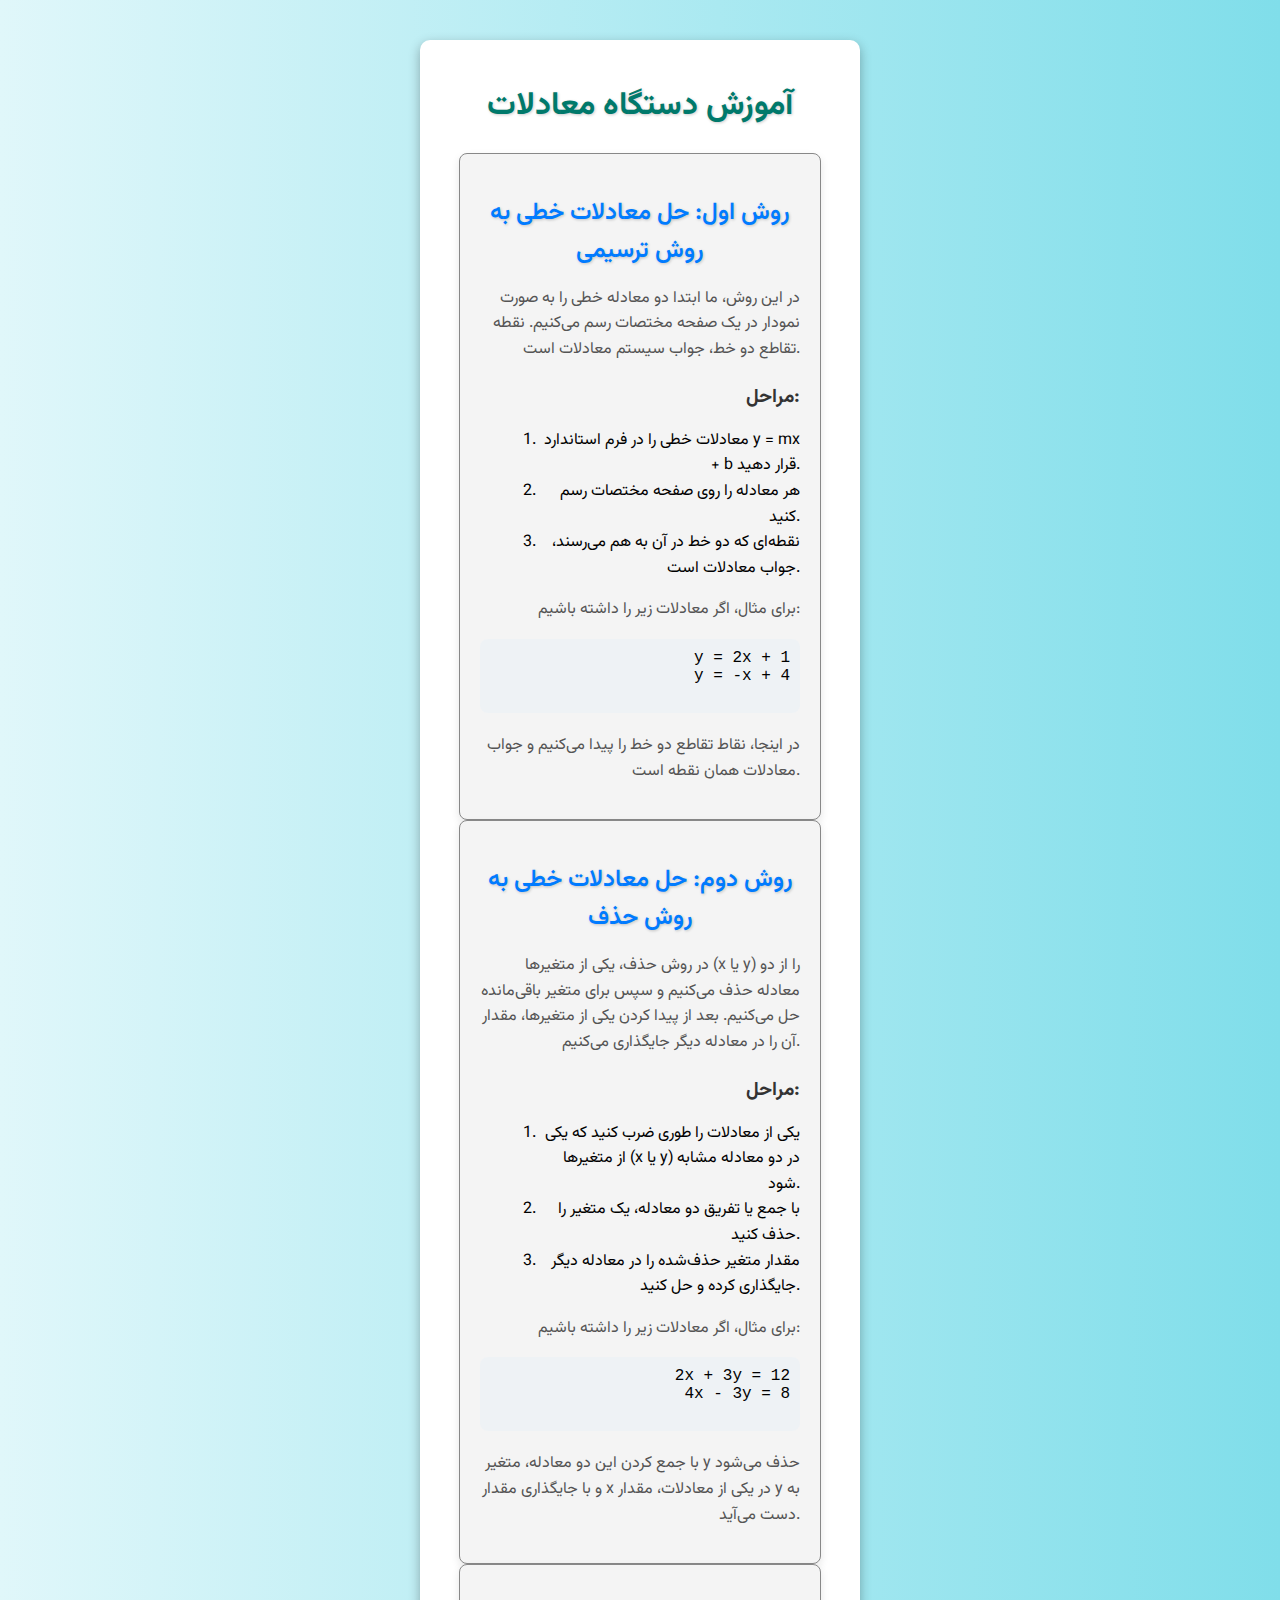
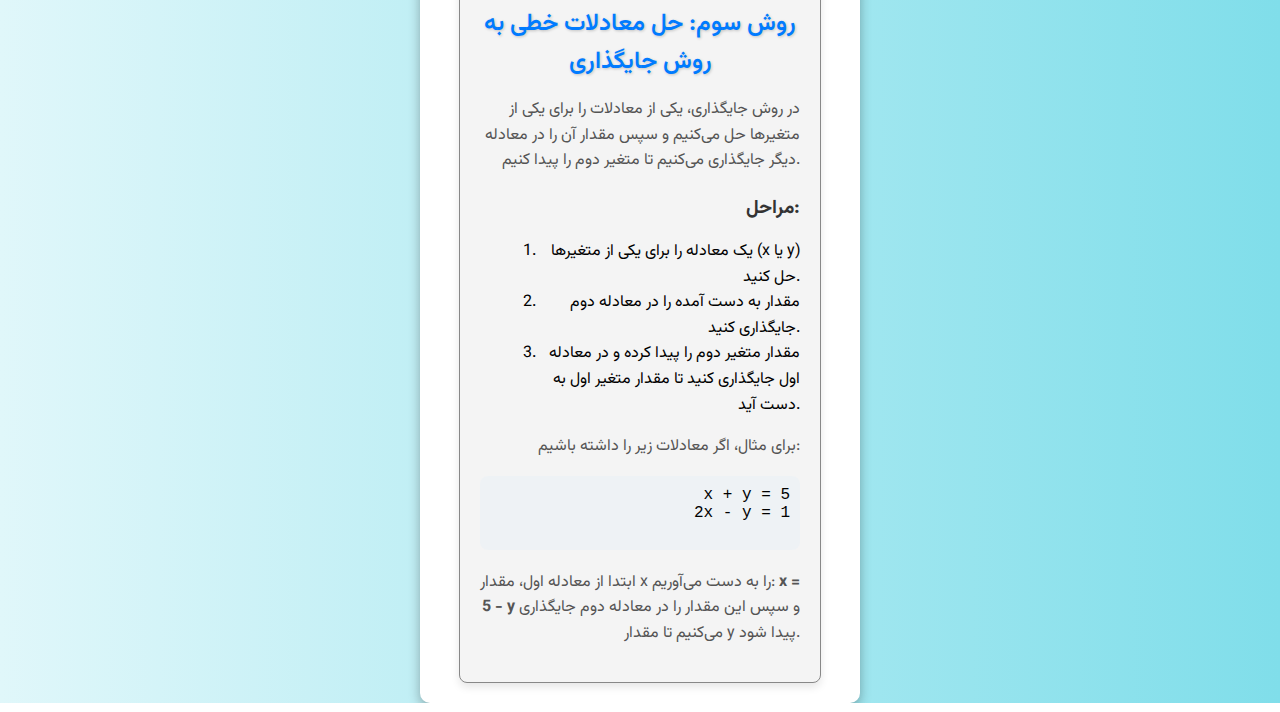
<file: learn.html>
<!DOCTYPE html>
<html lang="fa">
<head>
    <meta charset="UTF-8">
    <meta name="viewport" content="width=device-width, initial-scale=1.0">
    <title>آموزش</title>
    <link rel="stylesheet" href="style.css">

<style>

.modal-content {
    background-color: #f4f4f4;
    padding: 20px;
    border-radius: 8px;
    width: 80%;
    max-width: 800px;
    margin: 0 auto;
    box-shadow: 0 4px 8px rgba(0, 0, 0, 0.1);
}

.modal-content h2 {
    color: #007bff;
    font-size: 1.5rem;
    text-align: center;
    margin-bottom: 15px;
}

.modal-content h3 {
    color: #333;
    font-size: 1.2rem;
    margin-bottom: 10px;
}

.modal-content ol {
    margin-left: 20px;
    font-size: 1rem;
    line-height: 1.6;
}

.modal-content p {
    color: #555;
    font-size: 1rem;
    line-height: 1.6;
    margin-bottom: 15px;
}

.modal-content pre {
    background-color: #eef2f5;
    border-radius: 8px;
    padding: 10px;
    font-size: 1rem;
    font-family: monospace;
    margin-bottom: 20px;
    overflow-x: auto;
    word-wrap: break-word;
}

.modal-content pre code {
    color: #2d2d2d;
    white-space: pre-wrap;
}


</style>


</head>
<body>
    <div class="container">
        <h1>آموزش دستگاه معادلات</h1>

        <div class="modal-content">
            <h2>روش اول: حل معادلات خطی به روش ترسیمی</h2>
            <p>در این روش، ما ابتدا دو معادله خطی را به صورت نمودار در یک صفحه مختصات رسم می‌کنیم. نقطه تقاطع دو خط، جواب سیستم معادلات است.</p>
            <h3>مراحل:</h3>
            <ol>
                <li>معادلات خطی را در فرم استاندارد y = mx + b قرار دهید.</li>
                <li>هر معادله را روی صفحه مختصات رسم کنید.</li>
                <li>نقطه‌ای که دو خط در آن به هم می‌رسند، جواب معادلات است.</li>
            </ol>
            <p>برای مثال، اگر معادلات زیر را داشته باشیم:</p>
            <pre>
                y = 2x + 1
                y = -x + 4
            </pre>
            <p>در اینجا، نقاط تقاطع دو خط را پیدا می‌کنیم و جواب معادلات همان نقطه است.</p>
        </div>

        <div class="modal-content">
            <h2>روش دوم: حل معادلات خطی به روش حذف</h2>
            <p>در روش حذف، یکی از متغیرها (x یا y) را از دو معادله حذف می‌کنیم و سپس برای متغیر باقی‌مانده حل می‌کنیم. بعد از پیدا کردن یکی از متغیرها، مقدار آن را در معادله دیگر جایگذاری می‌کنیم.</p>
            <h3>مراحل:</h3>
            <ol>
                <li>یکی از معادلات را طوری ضرب کنید که یکی از متغیرها (x یا y) در دو معادله مشابه شود.</li>
                <li>با جمع یا تفریق دو معادله، یک متغیر را حذف کنید.</li>
                <li>مقدار متغیر حذف‌شده را در معادله دیگر جایگذاری کرده و حل کنید.</li>
            </ol>
            <p>برای مثال، اگر معادلات زیر را داشته باشیم:</p>
            <pre>
                2x + 3y = 12
                4x - 3y = 8
            </pre>
            <p>با جمع کردن این دو معادله، متغیر y حذف می‌شود و با جایگذاری مقدار x در یکی از معادلات، مقدار y به دست می‌آید.</p>
        </div>

        <div class="modal-content">
            <h2>روش سوم: حل معادلات خطی به روش جایگذاری</h2>
            <p>در روش جایگذاری، یکی از معادلات را برای یکی از متغیرها حل می‌کنیم و سپس مقدار آن را در معادله دیگر جایگذاری می‌کنیم تا متغیر دوم را پیدا کنیم.</p>
            <h3>مراحل:</h3>
            <ol>
                <li>یک معادله را برای یکی از متغیرها (x یا y) حل کنید.</li>
                <li>مقدار به دست آمده را در معادله دوم جایگذاری کنید.</li>
                <li>مقدار متغیر دوم را پیدا کرده و در معادله اول جایگذاری کنید تا مقدار متغیر اول به دست آید.</li>
            </ol>
            <p>برای مثال، اگر معادلات زیر را داشته باشیم:</p>
            <pre>
                x + y = 5
                2x - y = 1
            </pre>
            <p>ابتدا از معادله اول، مقدار x را به دست می‌آوریم: <strong>x = 5 - y</strong> و سپس این مقدار را در معادله دوم جایگذاری می‌کنیم تا مقدار y پیدا شود.</p>
        </div>
        



    </div>
</body>
</html>
</file>
<file: style.css>
@import url('https://fonts.googleapis.com/css2?family=Vazirmatn:wght@400;700&display=swap');

body {
    font-family: 'Vazirmatn', Tahoma, Arial, sans-serif;
    background: linear-gradient(to right, #e0f7fa, #80deea);
    text-align: center;
    margin: 0;
    padding: 0;
}

header {
    background-color: #00796b;
    color: white;
    padding: 20px;
    font-size: 24px;
    display: flex;
    justify-content: space-between;
    align-items: center;
    position: relative;
    height: 150px;
}

.header-container {
    display: flex;
    justify-content: space-between;
    align-items: center;
    width: 100%;
}

.menu-button {
    background: none;
    border: none;
    cursor: pointer;
    padding: 10px;
}

.menu-icon {
    background-color: white;
    height: 3px;
    width: 25px;
    margin: 5px 0;
}

.menu {
    position: fixed;
    top: 60px;
    right: -250px;
    background: linear-gradient(135deg, #26a69a, #004d40);
    width: 250px;
    height: 500px;
    transition: right 0.3s ease;
    box-shadow: -2px 0 10px rgba(0, 0, 0, 0.1);
    margin-top: 130px;
}

.menu ul {
    list-style-type: none;
    padding: 20px;
}

.menu li {
    margin: 20px 0;
}

.menu a {
    color: white;
    text-decoration: none;
    font-size: 18px;
}

.menu.open {
    right: 0;
}

button {
    background: linear-gradient(135deg, #00796b, #004d40);
    color: white;
    border: none;
    padding: 12px 25px;
    margin: 15px;
    font-size: 18px;
    cursor: pointer;
    border-radius: 8px;
    transition: 0.3s;
    box-shadow: 0 4px 6px rgba(0, 0, 0, 0.2);
}

button:hover {
    background: linear-gradient(135deg, #004d40, #00251a);
    transform: scale(1.05);
}

.container {
    width: 90%;
    max-width: 400px;
    margin: auto;
    text-align: center;
    padding: 20px;
    background: #ffffff;
    border-radius: 10px;
    box-shadow: 0 4px 12px rgba(0, 0, 0, 0.3);
    margin-top: 40px;
}

h1, h2 {
    color: #00796b;
    text-shadow: 1px 1px 3px rgba(0, 0, 0, 0.2);
}

#result {
    font-size: 20px;
    font-weight: bold;
    margin-top: 15px;
    color: #d32f2f;
}

.button-container {
    display: flex;
    flex-direction: column;
    align-items: center;
    justify-content: center;
    height: 100vh;
}

.big-button {
    width: 80%;
    max-width: 400px;
    padding: 20px;
    font-size: 22px;
}

@media screen and (max-width: 400px) {
    .big-button {
        font-size: 18px;
        padding: 15px;
    }
}


.modal {
    display: none; 
    position: fixed;
    z-index: 1; 
    left: 0;
    top: 0;
    width: 100%;
    height: 80%;
    overflow: auto;
    background-color: rgba(0, 0, 0, 0.4); 
    padding-top: 60px;
}

.modal-content {
    background-color: #fff;
    margin: 5% auto;
    padding: 20px;
    border: 1px solid #888;
    width: 80%;
    max-width: 400px;
    border-radius: 8px;
    box-shadow: 0 4px 8px rgba(0, 0, 0, 0.2);
    text-align: right;

}

.close {
    color: #aaa;
    float: right;
    font-size: 28px;
    font-weight: bold;
    cursor: pointer;
}

.close:hover,
.close:focus {
    color: black;
    text-decoration: none;
    cursor: pointer;
}

.modal-content h2 {
    font-size: 24px;
    margin-bottom: 20px;
    color: #00796b;
    font-weight: 600;
    text-align: center;
}

.modal-content p {
    font-size: 18px;
    color: #3a3a3a;
    line-height: 1.6;
}
</file>
